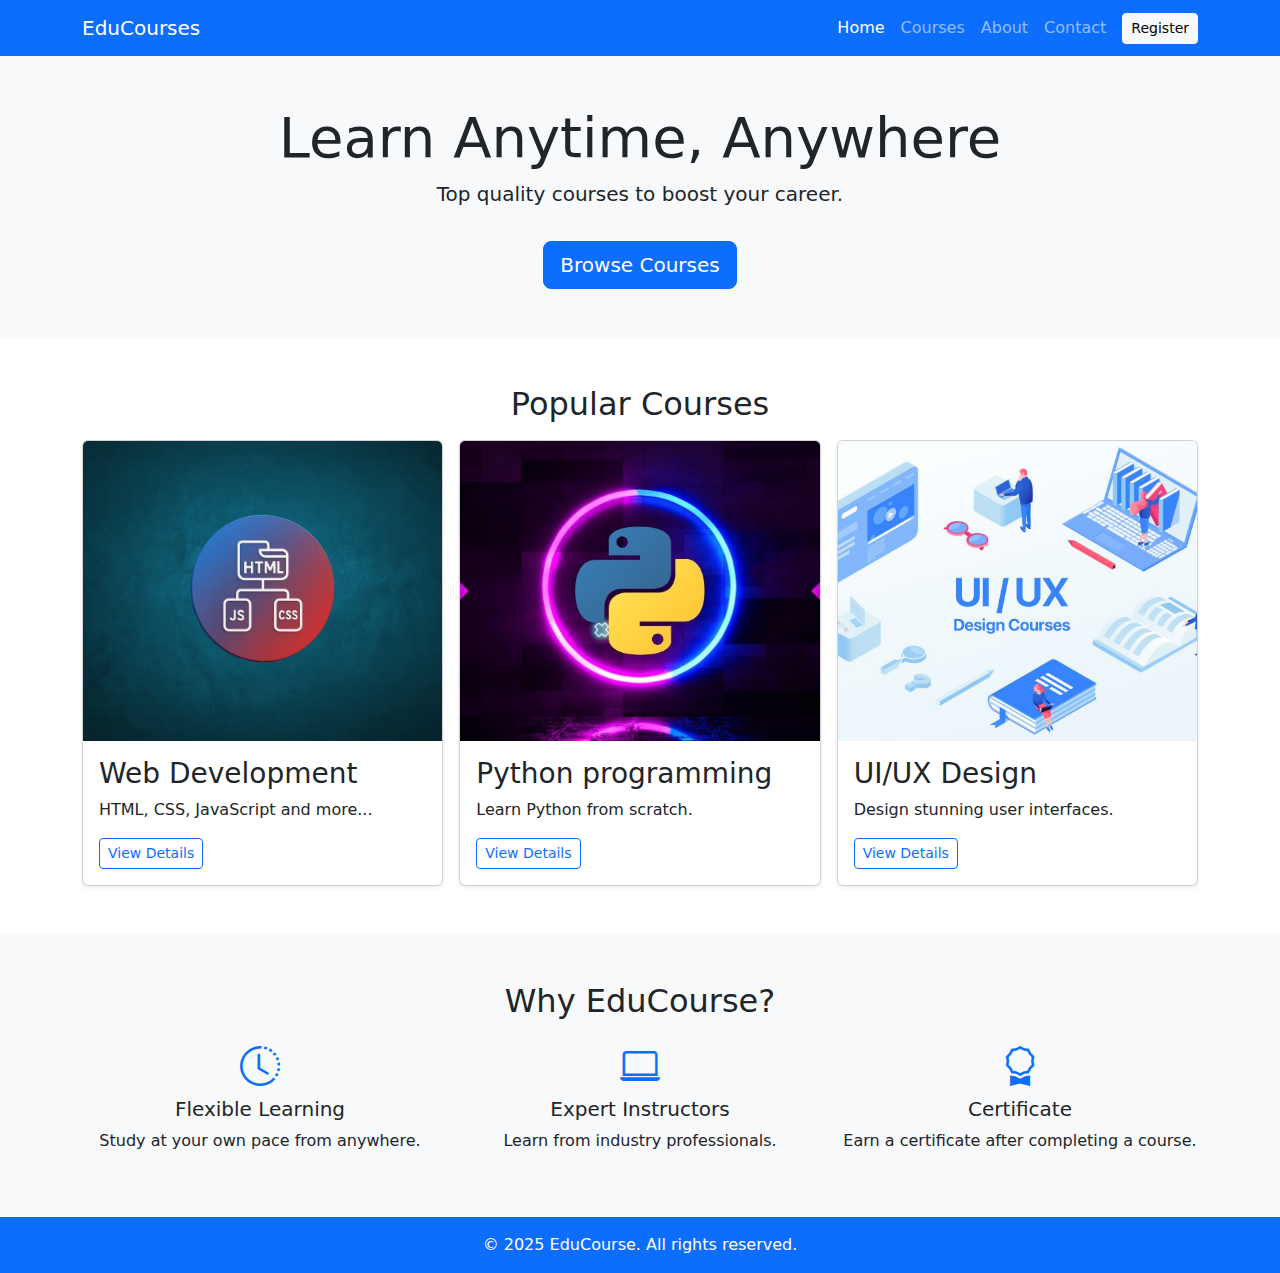
<file: index.html>
<!DOCTYPE html>
<html lang="en">

<head>
  <meta charset="UTF-8">
  <meta name="viewport" content="width=device-width, initial-scale=1.0">
  <title>EduCourses | Online</title>
  <!-- Bootstrap css -->
  <link rel="stylesheet" href="assets/bootstrap/css/bootstrap.min.css">
  <link rel="stylesheet" href="https://cdn.jsdelivr.net/npm/bootstrap-icons@1.11.3/font/bootstrap-icons.min.css">
  <!-- Custom css -->
  <link rel="stylesheet" href="css/style.css">
</head>

<body>
  <!-- Navbar -->
  <nav class="navbar sticky-top navbar-expand-lg bg-primary navbar-dark">
    <div class="container">
      <a class="navbar-brand" href="#">EduCourses</a>
      <button class="navbar-toggler" type="button" data-bs-toggle="collapse" data-bs-target="#navbarSupportedContent"
        aria-controls="navbarSupportedContent" aria-expanded="false" aria-label="Toggle navigation">
        <span class="navbar-toggler-icon"></span>
      </button>
      <div class="collapse navbar-collapse" id="navbarSupportedContent">
        <ul class="navbar-nav ms-auto mb-2 mb-lg-0 align-items-center">
          <li class="nav-item">
            <a class="nav-link active" aria-current="page" href="#">Home</a>
          </li>
          <li class="nav-item">
            <a class="nav-link" href="courses.html">Courses</a>
          </li>
          <li class="nav-item">
            <a class="nav-link" href="about.html">About</a>
          </li>
          <li class="nav-item">
            <a class="nav-link" href="contact.html">Contact</a>
          </li>
          <li class="nav-item">
            <a class="btn btn-light btn-sm ms-2" href="register.html">Register</a>
          </li>
        </ul>
      </div>
    </div>
  </nav>

  <!-- Hero section-->
  <section class="py-5 bg-light text-center">
    <div class="container">
      <h1 class="display-4">Learn Anytime, Anywhere</h1>
      <p class="lead">Top quality courses to boost your career.</p>
      <a href="#" class="btn btn-primary mt-3 btn-lg">Browse Courses</a>
    </div>
  </section>

  <!-- Featured Courses -->
  <section class="py-5">
    <div class="container">
      <h2 class="text-center mb-3">Popular Courses</h2>
      <div class="row row-cols-1 row-cols-md-3 g-3">
        <div class="col">
          <div class="card shadow-sm">
            <img src="./assets/images/web.webp" height="300" alt="Card" class="card-img-top object-fit-cover">
            <div class="card-body">
              <h3 class="card-title">Web Development</h3>
              <p class="card-text">HTML, CSS, JavaScript and more...</p>
              <a href="#" class="btn btn-outline-primary btn-sm">View Details</a>
            </div>
          </div>
        </div>

        <div class="col">
          <div class="card shadow-sm">
            <img src="./assets/images/python.jpg" height="300" alt="Card" class="card-img-top object-fit-cover">
            <div class="card-body">
              <h3 class="card-title">Python programming</h3>
              <p class="card-text">Learn Python from scratch.</p>
              <a href="#" class="btn btn-outline-primary btn-sm">View Details</a>
            </div>
          </div>
        </div>

        <div class="col">
          <div class="card shadow-sm">
            <img src="./assets/images/UX-design-courses.jpg" height="300" alt="Card"
              class="card-img-top object-fit-cover">
            <div class="card-body">
              <h3 class="card-title">UI/UX Design</h3>
              <p class="card-text">Design stunning user interfaces.</p>
              <a href="#" class="btn btn-outline-primary btn-sm">View Details</a>
            </div>
          </div>
        </div>
      </div>
    </div>
  </section>

  <!-- Benefits section -->
  <section class="py-5 bg-light">
    <div class="container">
      <h2 class="text-center mb-3">Why EduCourse?</h2>
      <div class="row">
        <div class="col-12 col-md-4 text-center">
          <i class="bi bi-clock-history text-primary fs-1"></i>
          <h5>Flexible Learning</h5>
          <p>Study at your own pace from anywhere.</p>
        </div>

        <div class="col-12 col-md-4 text-center">
          <i class="bi bi-laptop text-primary fs-1"></i>
          <h5>Expert Instructors</h5>
          <p>Learn from industry professionals.</p>
        </div>
        <div class="col-12 col-md-4 text-center">
          <i class="bi bi-award text-primary fs-1"></i>
          <h5>Certificate</h5>
          <p>Earn a certificate after completing a course.</p>
        </div>
      </div>
    </div>
  </section>

  <!-- Footer -->
  <footer class="bg-primary py-3 text-center text-white">&copy; 2025 EduCourse. All rights reserved.</footer>
  <!-- Bootstrap js -->
  <script src="assets/bootstrap/js/bootstrap.min.js"></script>
</body>

</html>
</file>
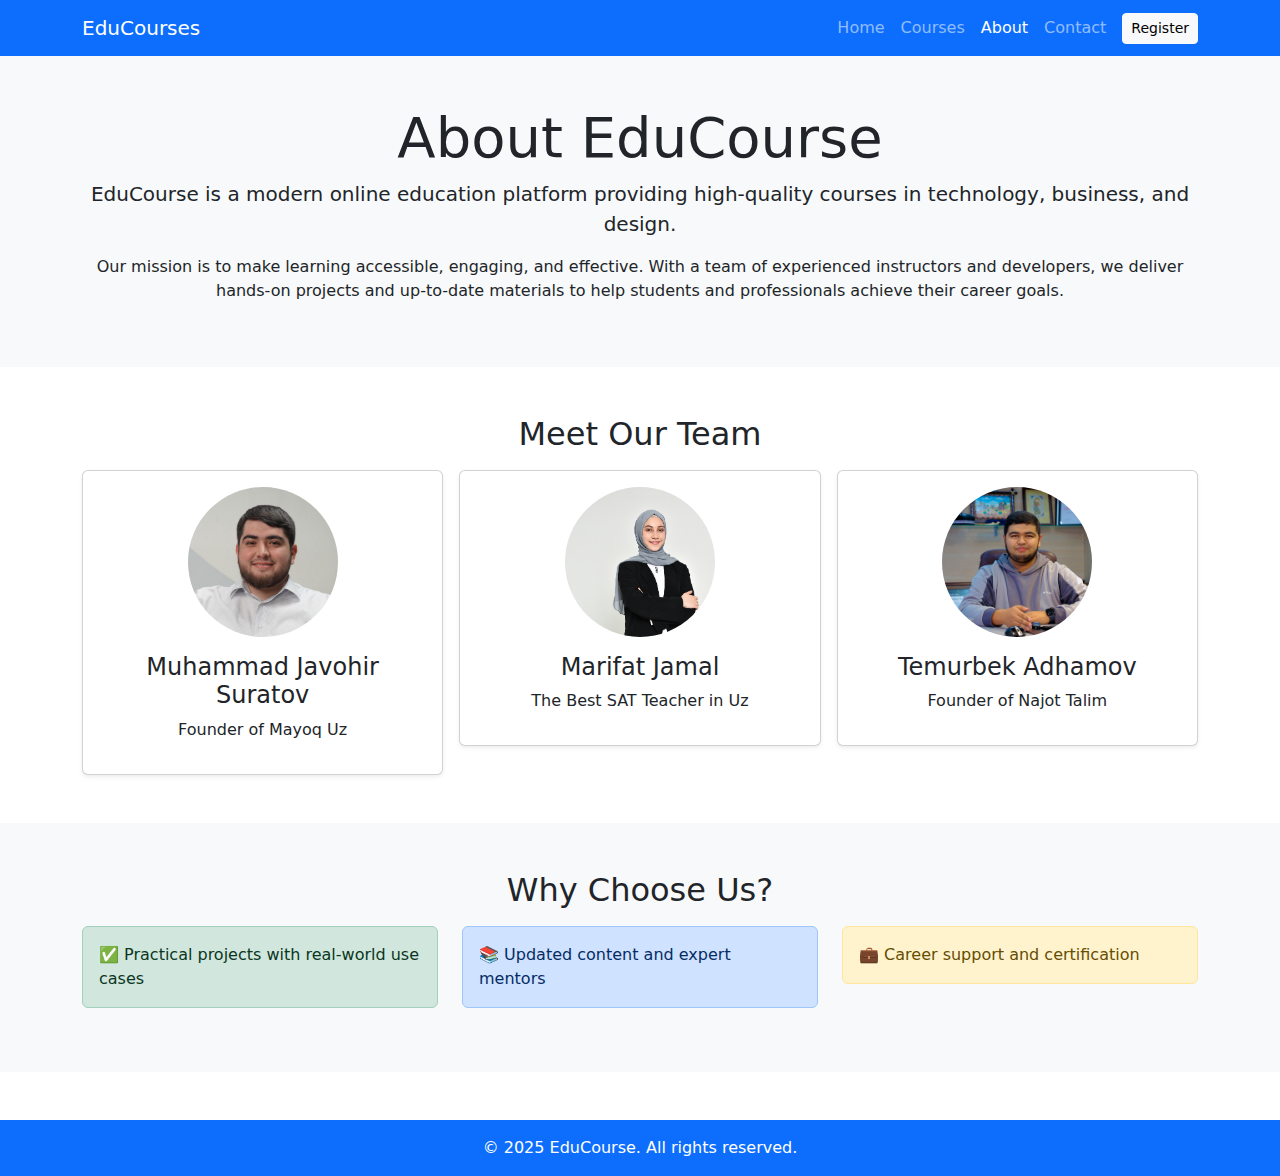
<file: about.html>
<!DOCTYPE html>
<html lang="en">

<head>
  <meta charset="UTF-8">
  <meta name="viewport" content="width=device-width, initial-scale=1.0">
  <title>EduCourses | Online</title>
  <!-- Bootstrap css -->
  <link rel="stylesheet" href="assets/bootstrap/css/bootstrap.min.css">
  <link rel="stylesheet" href="https://cdn.jsdelivr.net/npm/bootstrap-icons@1.11.3/font/bootstrap-icons.min.css">
  <!-- Custom css -->
  <link rel="stylesheet" href="css/style.css">
</head>

<body>
  <!-- Navbar -->
  <nav class="navbar sticky-top navbar-expand-lg bg-primary navbar-dark">
    <div class="container">
      <a class="navbar-brand" href="#">EduCourses</a>
      <button class="navbar-toggler" type="button" data-bs-toggle="collapse" data-bs-target="#navbarSupportedContent"
        aria-controls="navbarSupportedContent" aria-expanded="false" aria-label="Toggle navigation">
        <span class="navbar-toggler-icon"></span>
      </button>
      <div class="collapse navbar-collapse" id="navbarSupportedContent">
        <ul class="navbar-nav ms-auto mb-2 mb-lg-0 align-items-center">
          <li class="nav-item">
            <a class="nav-link" href="index.html">Home</a>
          </li>
          <li class="nav-item">
            <a class="nav-link" href="courses.html">Courses</a>
          </li>
          <li class="nav-item">
            <a class="nav-link active" aria-current="page" href="about.html">About</a>
          </li>
          <li class="nav-item">
            <a class="nav-link" href="#">Contact</a>
          </li>
          <li class="nav-item">
            <a class="btn btn-light btn-sm ms-2" href="#">Register</a>
          </li>
        </ul>
      </div>
    </div>
  </nav>

  <!-- Hero section-->
  <section class="py-5 bg-light">
    <div class="container">
      <h1 class="display-4 text-center">About EduCourse</h1>
      <p class="lead text-center">EduCourse is a modern online education platform providing high-quality courses in
        technology, business, and design.</p>
      <p class="text-center">Our mission is to make learning accessible, engaging, and effective. With a team of
        experienced instructors and developers, we deliver hands-on projects and up-to-date materials to
        help students and professionals achieve their career goals.</p>
    </div>
  </section>

  <!-- Featured Courses -->
  <section class="py-5">
    <div class="container">
      <h2 class="text-center mb-3 text-capitalize">Meet our team</h2>
      <div class="row row-cols-1 row-cols-md-3 g-3">
        <!-- 1 -->
        <div class="col h-100">
          <div class="card text-center shadow-sm p-3">
            <img src="./assets/images/muhammad-javohir.jpg" style="width: 150px; height: 150px;" alt="Card"
              class="card-img-top object-fit-cover rounded-circle mx-auto">
            <div class="card-body">
              <h4 class="card-title">Muhammad Javohir Suratov</h4>
              <p class="card-text">Founder of Mayoq Uz</p>
            </div>
          </div>
        </div>
        <!-- 2 -->
        <div class="col h-100">
          <div class="card text-center shadow-sm p-3">
            <img src="./assets/images/marifat-jamal.jpg" style="width: 150px; height: 150px;object-position: left;"
              alt="Card" class="card-img-top object-fit-cover rounded-circle mx-auto">
            <div class="card-body">
              <h4 class="card-title">Marifat Jamal</h4>
              <p class="card-text">The Best SAT Teacher in Uz</p>
            </div>
          </div>
        </div>
        <!-- 3 -->
        <div class="col h-100">
          <div class="card text-center shadow-sm p-3">
            <img src="./assets/images/timur.jpg" style="width: 150px; height: 150px;" alt="Card"
              class="card-img-top object-fit-cover rounded-circle mx-auto">
            <div class="card-body">
              <h4 class="card-title">Temurbek Adhamov</h4>
              <p class="card-text">Founder of Najot Talim</p>
            </div>
          </div>
        </div>

      </div>
    </div>
  </section>

  <!-- Benefits section -->
  <section class="py-5 bg-light">
    <div class="container">
      <h2 class="text-center mb-3">Why Choose Us?</h2>
      <div class="row">
        <div class="col-12 col-md-4">
          <div class="alert alert-success" role="alert">
            ✅ Practical projects with real-world use cases
          </div>
        </div>

        <div class="col-12 col-md-4">
          <div class="alert alert-primary" role="alert">
            📚 Updated content and expert mentors
          </div>
        </div>
        <div class="col-12 col-md-4">
          <div class="alert alert-warning" role="alert">
            💼 Career support and certification
          </div>
        </div>
      </div>
    </div>
  </section>

  <!-- Footer -->
  <footer class="bg-primary py-3 text-center text-white mt-5">&copy; 2025 EduCourse. All rights reserved.</footer>
  <!-- Bootstrap js -->
  <script src="assets/bootstrap/js/bootstrap.min.js"></script>
</body>

</html>
</file>
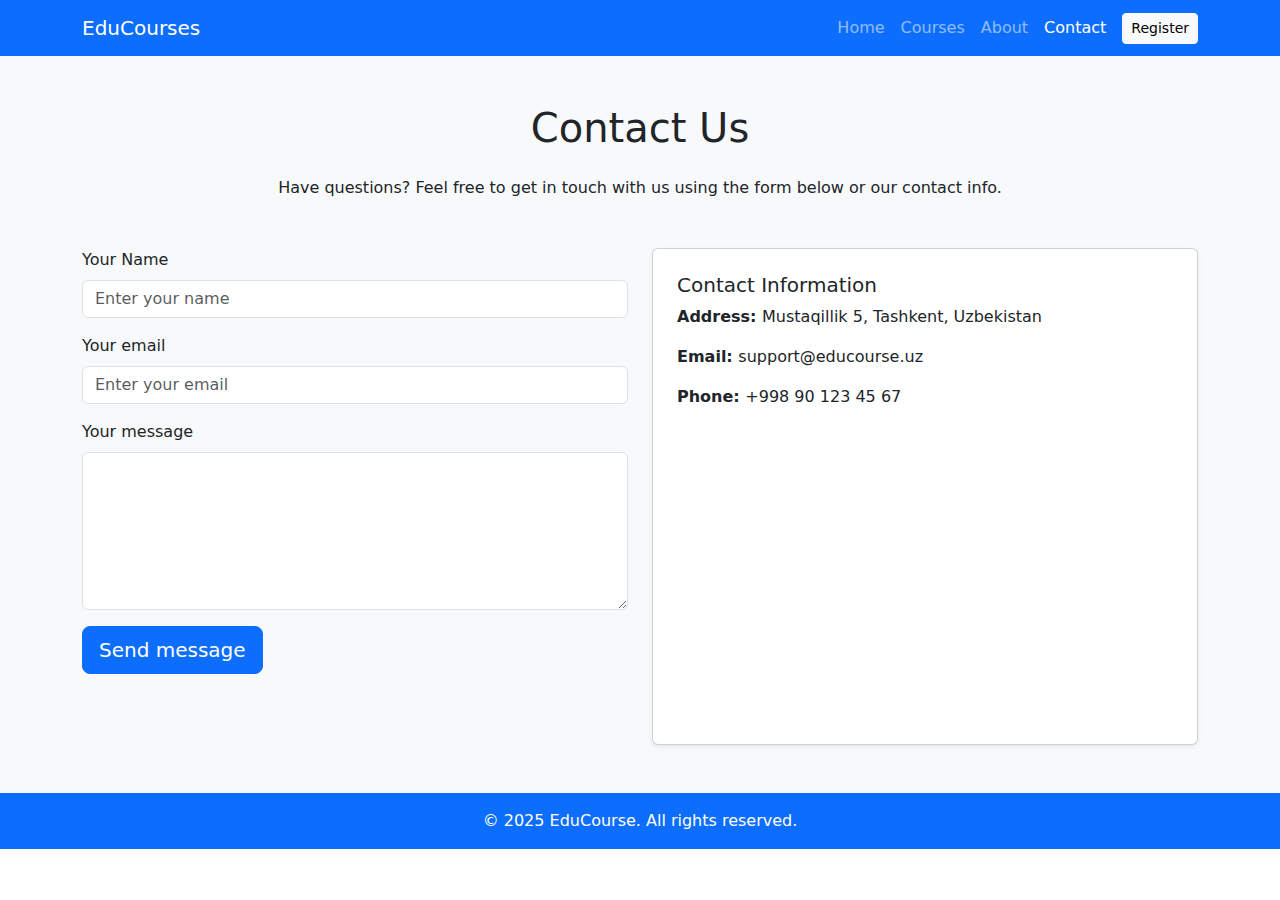
<file: contact.html>
<!DOCTYPE html>
<html lang="en">

<head>
  <meta charset="UTF-8">
  <meta name="viewport" content="width=device-width, initial-scale=1.0">
  <title>EduCourses | Online</title>
  <!-- Bootstrap css -->
  <link rel="stylesheet" href="assets/bootstrap/css/bootstrap.min.css">
  <link rel="stylesheet" href="https://cdn.jsdelivr.net/npm/bootstrap-icons@1.11.3/font/bootstrap-icons.min.css">
  <!-- Custom css -->
  <link rel="stylesheet" href="css/style.css">
</head>

<body>
  <!-- Navbar -->
  <nav class="navbar sticky-top navbar-expand-lg bg-primary navbar-dark">
    <div class="container">
      <a class="navbar-brand" href="#">EduCourses</a>
      <button class="navbar-toggler" type="button" data-bs-toggle="collapse" data-bs-target="#navbarSupportedContent"
        aria-controls="navbarSupportedContent" aria-expanded="false" aria-label="Toggle navigation">
        <span class="navbar-toggler-icon"></span>
      </button>
      <div class="collapse navbar-collapse" id="navbarSupportedContent">
        <ul class="navbar-nav ms-auto mb-2 mb-lg-0 align-items-center">
          <li class="nav-item">
            <a class="nav-link" href="index.html">Home</a>
          </li>
          <li class="nav-item">
            <a class="nav-link" href="courses.html">Courses</a>
          </li>
          <li class="nav-item">
            <a class="nav-link"  href="about.html">About</a>
          </li>
          <li class="nav-item">
            <a class="nav-link active" href="contact.html" aria-current="page">Contact</a>
          </li>
          <li class="nav-item">
            <a class="btn btn-light btn-sm ms-2" href="#">Register</a>
          </li>
        </ul>
      </div>
    </div>
  </nav>

  <!-- Hero section-->
  <section class="py-5 bg-light">
    <div class="container">
      <h1 class="text-center mb-4">Contact Us</h1>
      <p class="text-center mb-5">
        Have questions? Feel free to get in touch with us using the form below or our contact info.
      </p>
      <div class="row g-4">
        <div class="col-md-6">
          <form>
            <div class="mb-3">
              <label for="name" class="form-label">Your Name</label>
              <input type="text" name="name" id="name" placeholder="Enter your name" class="form-control">
            </div>
            <div class="mb-3">
              <label for="email" class="form-label">Your email</label>
              <input type="email" name="email" id="email" placeholder="Enter your email" class="form-control">
            </div>
            <div class="mb-3">
              <label for="message" class="form-label">Your message</label>
              <textarea name="message" id="message" class="form-control" rows="6"></textarea>
            </div>
            <button type="submit" class="btn btn-primary btn-lg">Send message</button>
          </form>
        </div>
        <div class="col-md-6">
          <div class="card p-4 h-100 shadow-sm">
            <h5>Contact Information</h5>
            <p><strong>Address: </strong> Mustaqillik 5, Tashkent, Uzbekistan</p>
            <p><strong>Email: </strong>  support@educourse.uz</p>
            <p><strong>Phone: </strong>  +998 90 123 45 67</p>
            <div class="ratio ratio-16x9 mt-3">
              <iframe 
              src="https://maps.google.com/maps?q=Tashkent&t=&z=13&ie=UTF8&iwloc=&output=embed" 
               style="border:0;" allowfullscreen="" loading="lazy"></iframe>
            </div>
          </div>
          
        </div>
      </div>
    </div>
  </section>

  <!-- Footer -->
  <footer class="bg-primary py-3 text-center text-white">&copy; 2025 EduCourse. All rights reserved.</footer>
  <!-- Bootstrap js -->
  <script src="assets/bootstrap/js/bootstrap.min.js"></script>
</body>

</html>
</file>
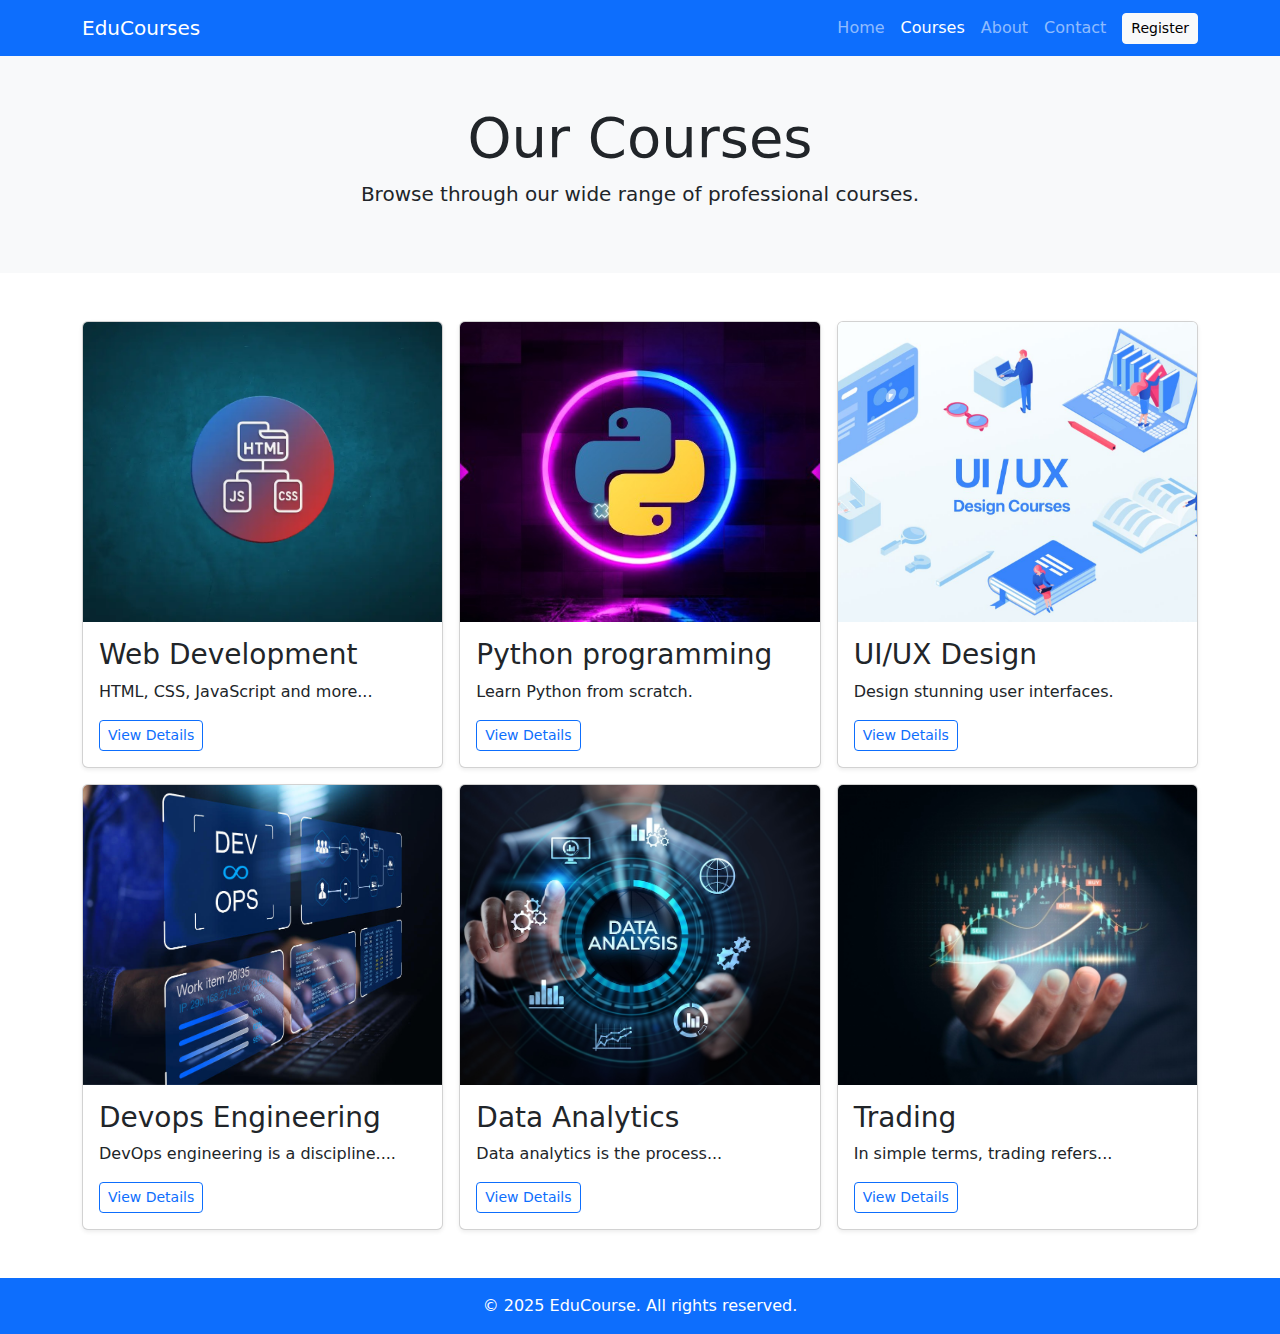
<file: courses.html>
<!DOCTYPE html>
<html lang="en">

<head>
  <meta charset="UTF-8">
  <meta name="viewport" content="width=device-width, initial-scale=1.0">
  <title>EduCourses | Online</title>
  <!-- Bootstrap css -->
  <link rel="stylesheet" href="assets/bootstrap/css/bootstrap.min.css">
  <link rel="stylesheet" href="https://cdn.jsdelivr.net/npm/bootstrap-icons@1.11.3/font/bootstrap-icons.min.css">
  <!-- Custom css -->
  <link rel="stylesheet" href="css/style.css">
</head>

<body>
  <!-- Navbar -->
  <nav class="navbar sticky-top navbar-expand-lg bg-primary navbar-dark">
    <div class="container">
      <a class="navbar-brand" href="#">EduCourses</a>
      <button class="navbar-toggler" type="button" data-bs-toggle="collapse" data-bs-target="#navbarSupportedContent"
        aria-controls="navbarSupportedContent" aria-expanded="false" aria-label="Toggle navigation">
        <span class="navbar-toggler-icon"></span>
      </button>
      <div class="collapse navbar-collapse" id="navbarSupportedContent">
        <ul class="navbar-nav ms-auto mb-2 mb-lg-0 align-items-center">
          <li class="nav-item">
            <a class="nav-link" href="index.html">Home</a>
          </li>
          <li class="nav-item">
            <a class="nav-link active" href="courses.html" aria-current="page">Courses</a>
          </li>
          <li class="nav-item">
            <a class="nav-link" href="#">About</a>
          </li>
          <li class="nav-item">
            <a class="nav-link" href="#">Contact</a>
          </li>
          <li class="nav-item">
            <a class="btn btn-light btn-sm ms-2" href="#">Register</a>
          </li>
        </ul>
      </div>
    </div>
  </nav>

  <!-- Hero section-->
  <section class="py-5 bg-light text-center">
    <div class="container">
      <h1 class="display-4">Our Courses</h1>
      <p class="lead">Browse through our wide range of professional courses.</p>
    </div>
  </section>

  <!-- Featured Courses -->
  <section class="py-5">
    <div class="container">
      <div class="row row-cols-1 row-cols-md-3 g-3">
        <!-- 1 -->
        <div class="col">
          <div class="card shadow-sm">
            <img src="./assets/images/web.webp" height="300" alt="Card" class="card-img-top object-fit-cover">
            <div class="card-body">
              <h3 class="card-title">Web Development</h3>
              <p class="card-text">HTML, CSS, JavaScript and more...</p>
              <a href="#" class="btn btn-outline-primary btn-sm">View Details</a>
            </div>
          </div>
        </div>

        <!-- 2 -->
        <div class="col">
          <div class="card shadow-sm">
            <img src="./assets/images/python.jpg" height="300" alt="Card" class="card-img-top object-fit-cover">
            <div class="card-body">
              <h3 class="card-title">Python programming</h3>
              <p class="card-text">Learn Python from scratch.</p>
              <a href="#" class="btn btn-outline-primary btn-sm">View Details</a>
            </div>
          </div>
        </div>

        <!-- 3 -->
        <div class="col">
          <div class="card shadow-sm">
            <img src="./assets/images/UX-design-courses.jpg" height="300" alt="Card"
              class="card-img-top object-fit-cover">
            <div class="card-body">
              <h3 class="card-title">UI/UX Design</h3>
              <p class="card-text">Design stunning user interfaces.</p>
              <a href="#" class="btn btn-outline-primary btn-sm">View Details</a>
            </div>
          </div>
        </div>

        <!-- 4 -->
        <div class="col">
          <div class="card shadow-sm">
            <img src="./assets/images/devops.jpg" height="300" alt="Card" class="card-img-top object-fit-cover">
            <div class="card-body">
              <h3 class="card-title">Devops Engineering</h3>
              <p class="card-text">DevOps engineering is a discipline....</p>
              <a href="#" class="btn btn-outline-primary btn-sm">View Details</a>
            </div>
          </div>
        </div>

        <!-- 5 -->
        <div class="col">
          <div class="card shadow-sm">
            <img src="./assets/images/data-analysis.jpeg" height="300" alt="Card" class="card-img-top object-fit-cover">
            <div class="card-body">
              <h3 class="card-title">Data Analytics</h3>
              <p class="card-text">Data analytics is the process...</p>
              <a href="#" class="btn btn-outline-primary btn-sm">View Details</a>
            </div>
          </div>
        </div>

        <!-- 6 -->
        <div class="col">
          <div class="card shadow-sm">
            <img src="./assets/images/trading.jpeg" height="300" alt="Card"
              class="card-img-top object-fit-cover">
            <div class="card-body">
              <h3 class="card-title">Trading</h3>
              <p class="card-text">In simple terms, trading refers...</p>
              <a href="#" class="btn btn-outline-primary btn-sm">View Details</a>
            </div>
          </div>
        </div>
      </div>
    </div>
  </section>

  <!-- Footer -->
  <footer class="bg-primary py-3 text-center text-white">&copy; 2025 EduCourse. All rights reserved.</footer>
  <!-- Bootstrap js -->
  <script src="assets/bootstrap/js/bootstrap.min.js"></script>
</body>

</html>
</file>
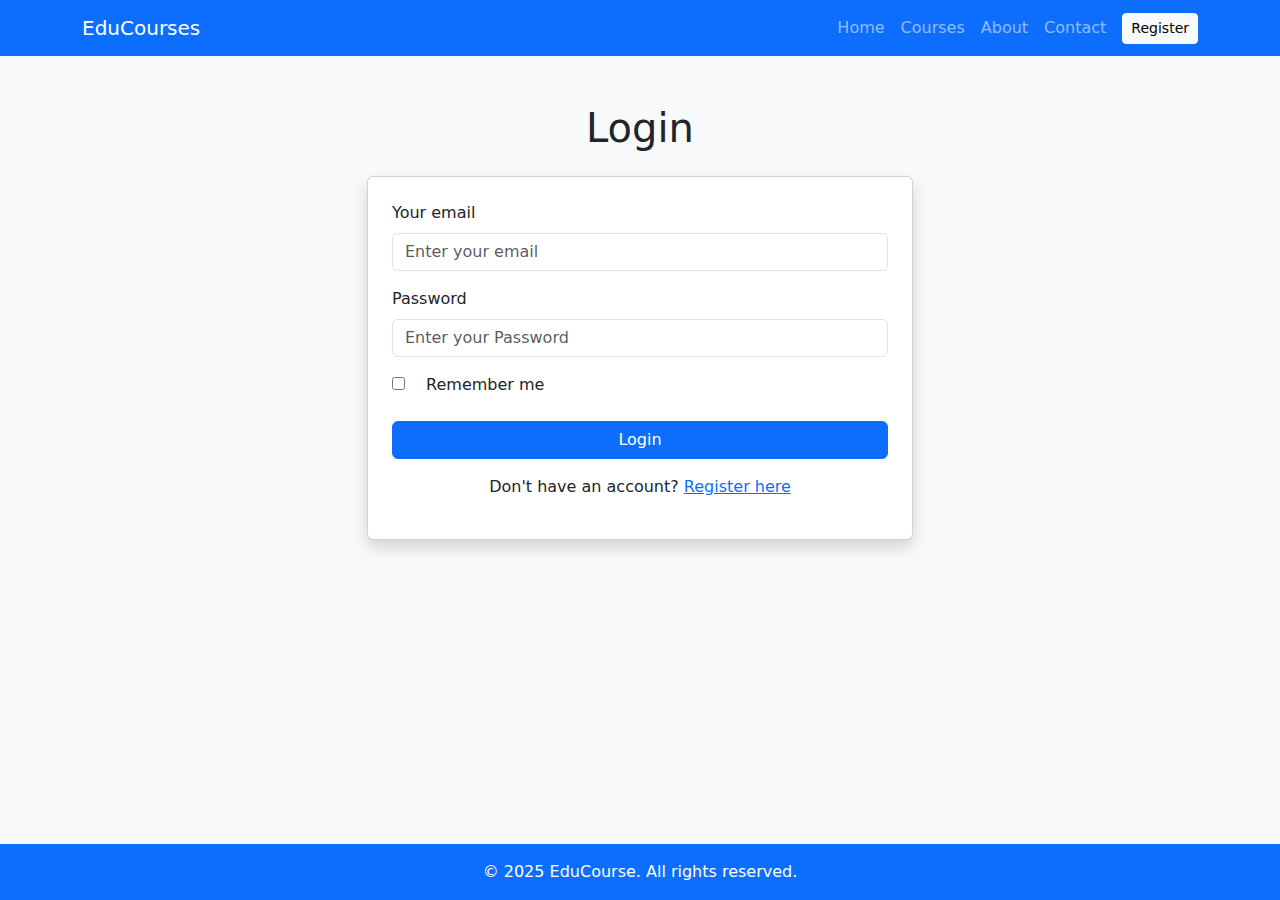
<file: login.html>
<!DOCTYPE html>
<html lang="en">


<head>
  <meta charset="UTF-8">
  <meta name="viewport" content="width=device-width, initial-scale=1.0">
  <title>EduCourses | Online</title>
  <!-- Bootstrap css -->
  <link rel="stylesheet" href="assets/bootstrap/css/bootstrap.min.css">
  <link rel="stylesheet" href="https://cdn.jsdelivr.net/npm/bootstrap-icons@1.11.3/font/bootstrap-icons.min.css">
  <!-- Custom css -->
  <link rel="stylesheet" href="css/style.css">
</head>

<body>
  <!-- Navbar -->
  <nav class="navbar sticky-top navbar-expand-lg bg-primary navbar-dark">
    <div class="container">
      <a class="navbar-brand" href="#">EduCourses</a>
      <button class="navbar-toggler" type="button" data-bs-toggle="collapse" data-bs-target="#navbarSupportedContent"
        aria-controls="navbarSupportedContent" aria-expanded="false" aria-label="Toggle navigation">
        <span class="navbar-toggler-icon"></span>
      </button>
      <div class="collapse navbar-collapse" id="navbarSupportedContent">
        <ul class="navbar-nav ms-auto mb-2 mb-lg-0 align-items-center">
          <li class="nav-item">
            <a class="nav-link" href="index.html">Home</a>
          </li>
          <li class="nav-item">
            <a class="nav-link" href="courses.html">Courses</a>
          </li>
          <li class="nav-item">
            <a class="nav-link" href="about.html">About</a>
          </li>
          <li class="nav-item">
            <a class="nav-link" href="contact.html">Contact</a>
          </li>
          <li class="nav-item">
            <a class="btn btn-light btn-sm ms-2" href="register.html">Register</a>
          </li>
        </ul>
      </div>
    </div>
  </nav>

  <main class="main bg-light">
    <section class="py-5">
      <div class="container">
        <h1 class="text-center mb-4">Login</h1>
        <div class="row justify-content-center">
          <div class="col-md-6">
            <div class="card p-4 shadow">
              <form>
                <div class="mb-3">
                  <label for="email" class="form-label">Your email</label>
                  <input type="email" name="email" id="email" placeholder="Enter your email" class="form-control">
                </div>
                <div class="mb-3">
                  <label for="password" class="form-label">Password</label>
                  <input type="text" name="password" id="password" placeholder="Enter your Password"
                    class="form-control">
                </div>

                <div class="mb-3">
                  <input type="checkbox" class="form-check-inline" name="terms" id="terms">
                  <label for="terms" class="form-label">Remember me</label>
                </div>

               
                <button type="submit" class="btn btn-primary w-100 mb-3">Login</button>
                 <div class="">
                  <p class="text-center">Don't have an account? <a href="register.html">Register here</a></p>
                </div>
              </form>
            </div>
          </div>
        </div>
      </div>
    </section>
  </main>
  <!-- Footer -->
  <footer class="bg-primary py-3 text-center text-white">&copy; 2025 EduCourse. All rights reserved.</footer>
  <!-- Bootstrap js -->
  <script src="assets/bootstrap/js/bootstrap.min.js"></script>
</body>

</html>
</file>
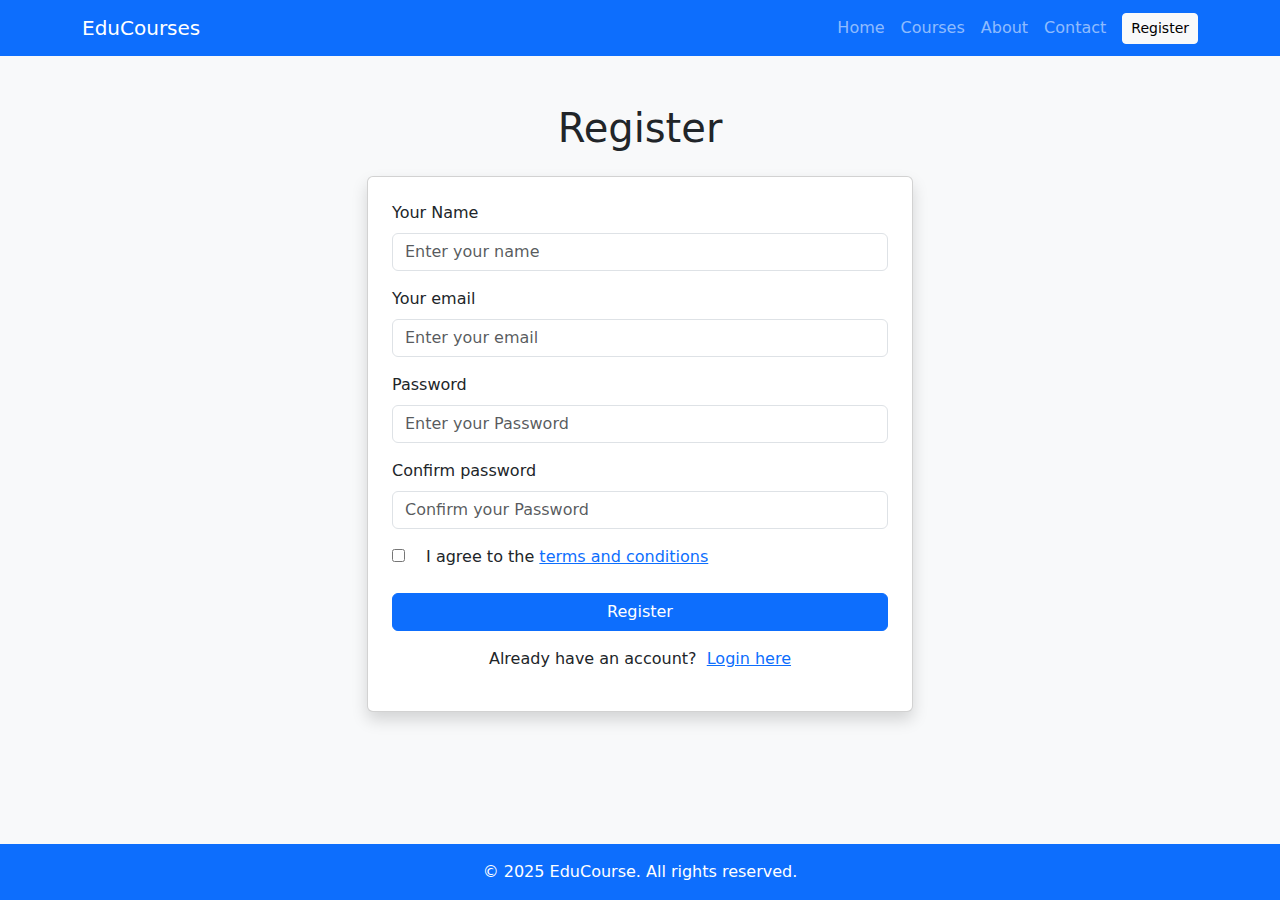
<file: register.html>
<!DOCTYPE html>
<html lang="en">


<head>
  <meta charset="UTF-8">
  <meta name="viewport" content="width=device-width, initial-scale=1.0">
  <title>EduCourses | Online</title>
  <!-- Bootstrap css -->
  <link rel="stylesheet" href="assets/bootstrap/css/bootstrap.min.css">
  <link rel="stylesheet" href="https://cdn.jsdelivr.net/npm/bootstrap-icons@1.11.3/font/bootstrap-icons.min.css">
  <!-- Custom css -->
  <link rel="stylesheet" href="css/style.css">
</head>

<body>
  <!-- Navbar -->
  <nav class="navbar sticky-top navbar-expand-lg bg-primary navbar-dark">
    <div class="container">
      <a class="navbar-brand" href="#">EduCourses</a>
      <button class="navbar-toggler" type="button" data-bs-toggle="collapse" data-bs-target="#navbarSupportedContent"
        aria-controls="navbarSupportedContent" aria-expanded="false" aria-label="Toggle navigation">
        <span class="navbar-toggler-icon"></span>
      </button>
      <div class="collapse navbar-collapse" id="navbarSupportedContent">
        <ul class="navbar-nav ms-auto mb-2 mb-lg-0 align-items-center">
          <li class="nav-item">
            <a class="nav-link" href="index.html">Home</a>
          </li>
          <li class="nav-item">
            <a class="nav-link" href="courses.html">Courses</a>
          </li>
          <li class="nav-item">
            <a class="nav-link" href="about.html">About</a>
          </li>
          <li class="nav-item">
            <a class="nav-link" href="contact.html">Contact</a>
          </li>
          <li class="nav-item">
            <a class="btn btn-light btn-sm ms-2" href="register.html">Register</a>
          </li>
        </ul>
      </div>
    </div>
  </nav>

  <main class="main bg-light">
    <section class="py-5">
      <div class="container">
        <h1 class="text-center mb-4">Register</h1>
        <div class="row justify-content-center">
          <div class="col-md-6">
            <div class="card p-4 shadow">
              <form>
                <div class="mb-3">
                  <label for="name" class="form-label">Your Name</label>
                  <input type="text" name="name" id="name" placeholder="Enter your name" class="form-control">
                </div>
                <div class="mb-3">
                  <label for="email" class="form-label">Your email</label>
                  <input type="email" name="email" id="email" placeholder="Enter your email" class="form-control">
                </div>
                <div class="mb-3">
                  <label for="password" class="form-label">Password</label>
                  <input type="text" name="password" id="password" placeholder="Enter your Password"
                    class="form-control">
                </div>

                <div class="mb-3">
                  <label for="password2" class="form-label">Confirm password</label>
                  <input type="text" name="password2" id="password2" placeholder="Confirm your Password"
                    class="form-control">
                </div>

                <div class="mb-3">
                  <input type="checkbox" class="form-check-inline" name="terms" id="terms">
                  <label for="terms" class="form-label">I agree to the <a href="#">terms and conditions</a></label>
                </div>

               
                <button type="submit" class="btn btn-primary w-100 mb-3">Register</button>
                 <div class="">
                  <p class="text-center">Already have an account?  <a href="login.html">Login here</a></p>
                </div>
              </form>
            </div>
          </div>
        </div>
      </div>
    </section>
  </main>
  <!-- Footer -->
  <footer class="bg-primary py-3 text-center text-white">&copy; 2025 EduCourse. All rights reserved.</footer>
  <!-- Bootstrap js -->
  <script src="assets/bootstrap/js/bootstrap.min.js"></script>
</body>

</html>
</file>
<file: css/style.css>
body {
  display: flex !important;
  flex-direction: column !important;
  min-height: 100vh;
}

.main {
  flex-grow: 1;
}
</file>
